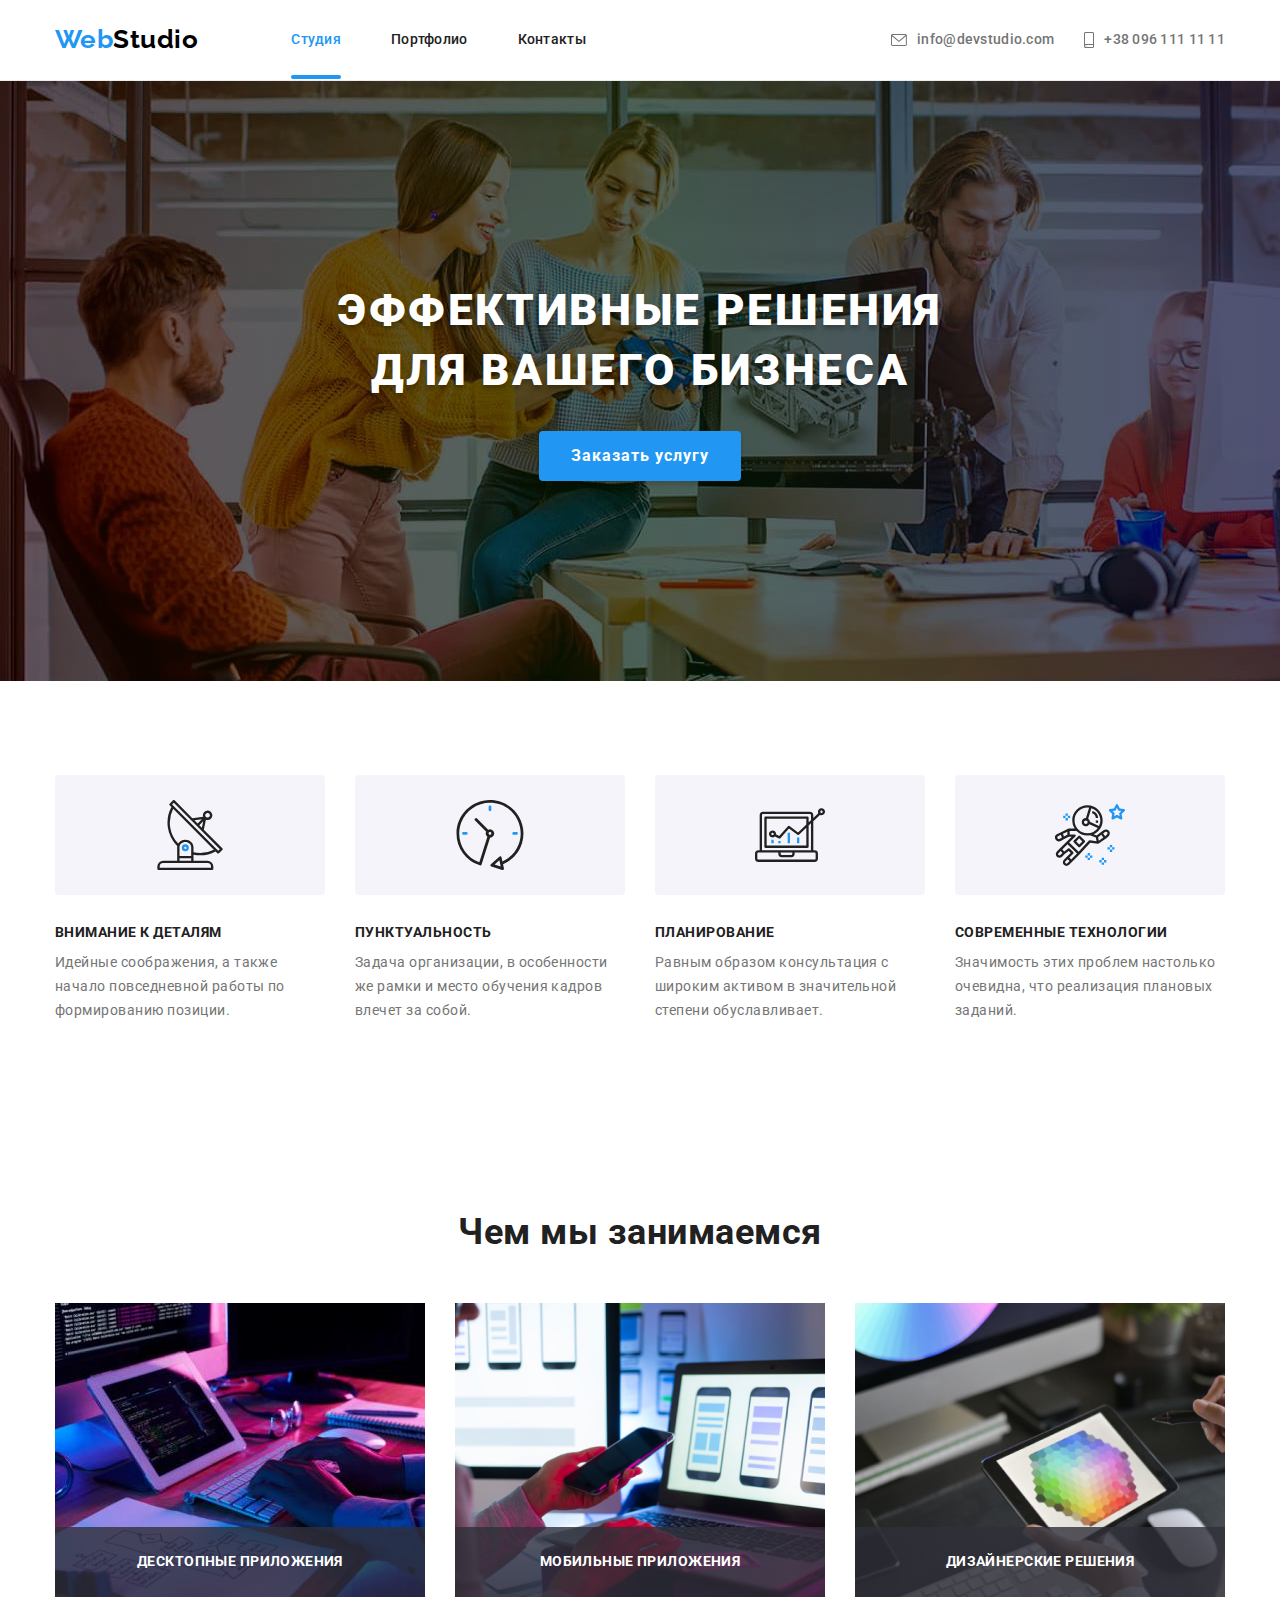
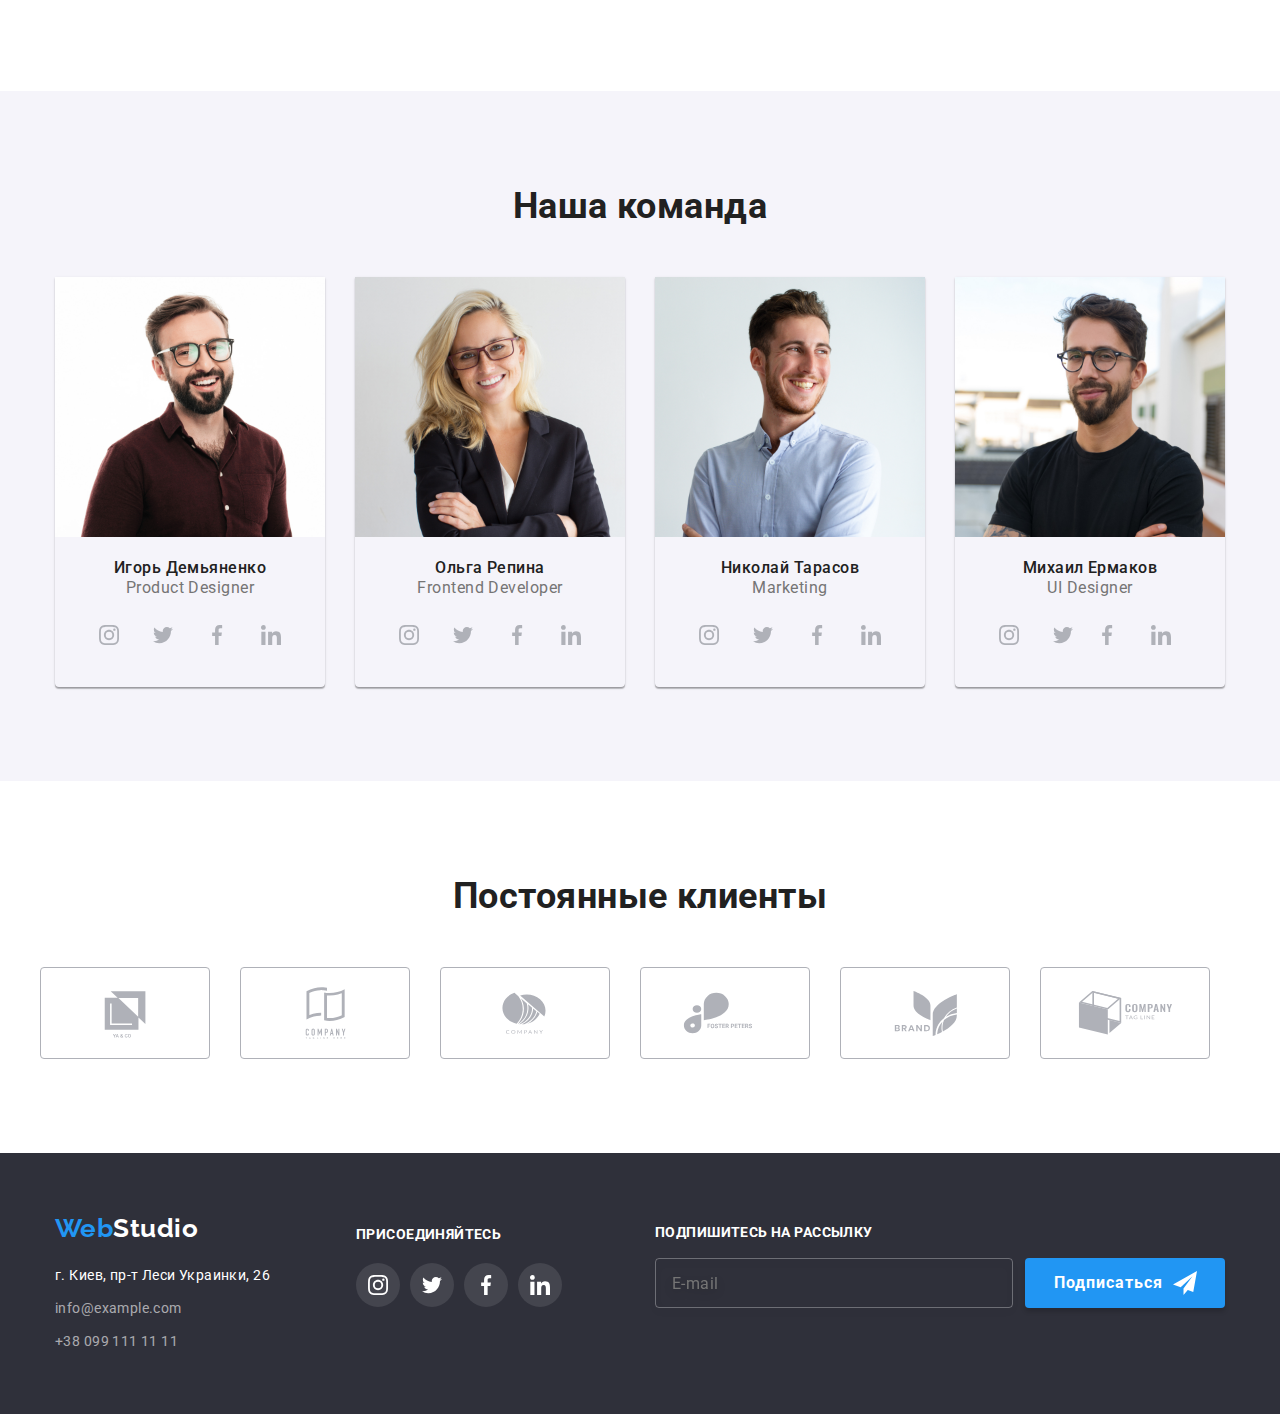
<file: index.html>
<!DOCTYPE html>
<html lang="ru">
  <head>
    <meta charset="UTF-8" />
    <meta http-equiv="X-UA-Compatible" content="IE=edge" />
    <meta name="viewport" content="width=device-width, initial-scale=1.0" />
    <title>Студия</title>
    <link
      href="https://fonts.googleapis.com/css2?family=Raleway:wght@700&family=Roboto:wght@400;500;700;900&display=swap"
      rel="stylesheet"
    />
    <link
      rel="stylesheet"
      href="https://cdnjs.cloudflare.com/ajax/libs/modern-normalize/1.1.0/modern-normalize.min.css"
    />
    <link rel="stylesheet" href="./css/main.min.css" />
  </head>
  <body class="index-body">
    <!-- Header -->
    <header class="page-header">
      <div class="header-container container">
        <nav class="page-header__nav">
          <a href="./index.html" class="logo"> <span class="logo__text">Web</span>Studio </a>
          <ul class="site-nav list">
            <li class="site-nav__item">
              <a href="./index.html" class="site-nav__link site-nav__link--current">Студия</a>
            </li>
            <li class="site-nav__item">
              <a href="./portfolio.html" class="site-nav__link">Портфолио</a>
            </li>
            <li class="site-nav__item"><a href="" class="site-nav__link">Контакты</a></li>
          </ul>
        </nav>
        <ul class="contacts list">
          <li class="contacts__item">
            <a href="mailto:info@devstudio.com" class="contacts__link">
              <svg width="16" height="12" class="contacts__icon contacts__icon--prepend">
                <use href="./images/icons.svg#icon-envelope"></use>
              </svg>
              info@devstudio.com
            </a>
          </li>
          <li class="contacts__item">
            <a href="tel:+380961111111" class="contacts__link">
              <svg width="10" height="16" class="contacts__icon contacts__icon--prepend">
                <use href="./images/icons.svg#icon-smartphone"></use>
              </svg>
              +38 096 111 11 11
            </a>
          </li>
        </ul>
      </div>
    </header>
    <main>
      <!-- Hero -->
      <section class="hero">
        <h1 class="hero__heading">Эффективные решения для вашего бизнеса</h1>
        <button type="button" class="button hero__button" data-modal-open>Заказать услугу</button>
      </section>
      <!-- Features -->
      <section class="features container">
        <h2 class="features__heading visually-hidden">Особенности</h2>
        <ul class="features-set list">
          <li class="features-set__item">
            <div class="features-set__icon">
              <svg width="70" height="70">
                <use href="./images/icons.svg#icon-antenna"></use>
              </svg>
            </div>
            <h3 class="features-set__title">Внимание к деталям</h3>
            <p class="features-set__content">
              Идейные соображения, а также начало повседневной работы по формированию позиции.
            </p>
          </li>
          <li class="features-set__item">
            <div class="features-set__icon">
              <svg width="70" height="70">
                <use href="./images/icons.svg#icon-clock"></use>
              </svg>
            </div>
            <h3 class="features-set__title">Пунктуальность</h3>
            <p class="features-set__content">
              Задача организации, в особенности же рамки и место обучения кадров влечет за собой.
            </p>
          </li>
          <li class="features-set__item">
            <div class="features-set__icon">
              <svg width="70" height="70">
                <use href="./images/icons.svg#icon-diagram"></use>
              </svg>
            </div>
            <h3 class="features-set__title">Планирование</h3>
            <p class="features-set__content">
              Равным образом консультация с широким активом в значительной степени обуславливает.
            </p>
          </li>
          <li class="features-set__item">
            <div class="features-set__icon">
              <svg width="70" height="70">
                <use href="./images/icons.svg#icon-astronaut"></use>
              </svg>
            </div>
            <h3 class="features-set__title">Современные технологии</h3>
            <p class="features-set__content">
              Значимость этих проблем настолько очевидна, что реализация плановых заданий.
            </p>
          </li>
        </ul>
      </section>
      <!-- Work -->
      <section class="work container">
        <h2 class="title work__heading">Чем мы занимаемся</h2>
        <ul class="grid list">
          <li class="grid__item">
            <img
              src="./images/img.jpg"
              alt="Разработка программного обеспечения"
              width="370"
              height="294"
            />
            <div class="performance"><p class="performance__text">Десктопные приложения</p></div>
          </li>
          <li class="grid__item">
            <img src="./images/img1.jpg" alt="Дизайн интерфейса" width="370" height="294" />
            <div class="performance"><p class="performance__text">Мобильные приложения</p></div>
          </li>
          <li class="grid__item">
            <img src="./images/img2.jpg" alt="Визуальное оформление" width="370" height="294" />
            <div class="performance"><p class="performance__text">Дизайнерские решения</p></div>
          </li>
        </ul>
      </section>
      <!-- Team -->
      <section class="team">
        <div class="team__container container">
          <h2 class="team__heading title">Наша команда</h2>
          <ul class="developers list">
            <li class="developers__item">
              <img src="./images/img3.jpg" alt="Игорь Демьяненко" width="270" height="260" />
              <h3 class="developers__name">Игорь Демьяненко</h3>
              <p lang="en" class="developers__position">Product Designer</p>
              <div class="media-cintainer">
                <ul class="media-set list">
                  <li class="media-set__item">
                    <a href="https://www.instagram.com/" class="media-set__link">
                      <svg width="20" height="20" class="media-set__icon">
                        <use href="./images/icons.svg#icon-instagram-1"></use>
                      </svg>
                    </a>
                  </li>
                  <li class="media-set__item">
                    <a href="https://twitter.com/" class="media-set__link">
                      <svg width="20" height="20" class="media-set__icon">
                        <use href="./images/icons.svg#icon-twitter-1"></use>
                      </svg>
                    </a>
                  </li>
                  <li class="media-set__item">
                    <a href="https://www.facebook.com/" class="media-set__link">
                      <svg width="20" height="20" class="media-set__icon">
                        <use href="./images/icons.svg#icon-facebook-1"></use>
                      </svg>
                    </a>
                  </li>
                  <li class="media-set__item">
                    <a href="https://www.linkedin.com/" class="media-set__link">
                      <svg width="20" height="20" class="media-set__icon">
                        <use href="./images/icons.svg#icon-linkedin-1"></use>
                      </svg>
                    </a>
                  </li>
                </ul>
              </div>
            </li>
            <li class="developers__item">
              <img src="./images/img4.jpg" alt="Ольга Репина" width="270" height="260" />
              <h3 class="developers__name">Ольга Репина</h3>
              <p lang="en" class="developers__position">Frontend Developer</p>
              <div class="media-container">
                <ul class="media-set list">
                  <li class="media-set__item">
                    <a href="https://www.instagram.com/" class="media-set__link">
                      <svg width="20" height="20" class="media-set__icon">
                        <use href="./images/icons.svg#icon-instagram-1"></use>
                      </svg>
                    </a>
                  </li>
                  <li class="media-set__item">
                    <a href="https://twitter.com/" class="media-set__link">
                      <svg width="20" height="20" class="media-set__icon">
                        <use href="./images/icons.svg#icon-twitter-1"></use>
                      </svg>
                    </a>
                  </li>
                  <li class="media-set__item">
                    <a href="https://www.facebook.com/" class="media-set__link">
                      <svg width="20" height="20" class="media-set__icon">
                        <use href="./images/icons.svg#icon-facebook-1"></use>
                      </svg>
                    </a>
                  </li>
                  <li class="media-set__item">
                    <a href="https://www.linkedin.com/" class="media-set__link">
                      <svg width="20" height="20" class="media-set__icon">
                        <use href="./images/icons.svg#icon-linkedin-1"></use>
                      </svg>
                    </a>
                  </li>
                </ul>
              </div>
            </li>
            <li class="developers__item">
              <img src="./images/img5.jpg" alt="Николай Тарасов" width="270" height="260" />
              <h3 class="developers__name">Николай Тарасов</h3>
              <p lang="en" class="developers__position">Marketing</p>
              <div class="media-container">
                <ul class="media-set list">
                  <li class="media-set__item">
                    <a href="https://www.instagram.com/" class="media-set__link">
                      <svg width="20" height="20" class="media-set__icon">
                        <use href="./images/icons.svg#icon-instagram-1"></use>
                      </svg>
                    </a>
                  </li>
                  <li class="media-set__item">
                    <a href="https://twitter.com/" class="media-set__link">
                      <svg width="20" height="20" class="media-set__icon">
                        <use href="./images/icons.svg#icon-twitter-1"></use>
                      </svg>
                    </a>
                  </li>
                  <li class="media-set__item">
                    <a href="https://www.facebook.com/" class="media-set__link">
                      <svg width="20" height="20" class="media-set__icon">
                        <use href="./images/icons.svg#icon-facebook-1"></use>
                      </svg>
                    </a>
                  </li>
                  <li class="media-set__item">
                    <a href="https://www.linkedin.com/" class="media-set__link">
                      <svg width="20" height="20" class="media-set__icon">
                        <use href="./images/icons.svg#icon-linkedin-1"></use>
                      </svg>
                    </a>
                  </li>
                </ul>
              </div>
            </li>
            <li class="developers__item">
              <img src="./images/img6.jpg" alt="Михаил Ермаков" width="270" height="260" />
              <h3 class="developers__name">Михаил Ермаков</h3>
              <p lang="en" class="developers__position">UI Designer</p>
              <div class="media-container">
                <ul class="media-set list">
                  <li class="media-set__item">
                    <a href="https://www.instagram.com/" class="media-set__link">
                      <svg width="20" height="20" class="media-set__icon">
                        <use href="./images/icons.svg#icon-instagram-1"></use>
                      </svg>
                    </a>
                  </li>
                  <li class="team-slicon">
                    <a href="https://twitter.com/" class="media-set__link">
                      <svg width="20" height="20" class="media-set__icon">
                        <use href="./images/icons.svg#icon-twitter-1"></use>
                      </svg>
                    </a>
                  </li>
                  <li class="media-set__item">
                    <a href="https://www.facebook.com/" class="media-set__link">
                      <svg width="20" height="20" class="media-set__icon">
                        <use href="./images/icons.svg#icon-facebook-1"></use>
                      </svg>
                    </a>
                  </li>
                  <li class="media-set__item">
                    <a href="https://www.linkedin.com/" class="media-set__link">
                      <svg width="20" height="20" class="media-set__icon">
                        <use href="./images/icons.svg#icon-linkedin-1"></use>
                      </svg>
                    </a>
                  </li>
                </ul>
              </div>
            </li>
          </ul>
        </div>
      </section>
      <!-- Clients -->
      <section class="clients container">
        <h2 class="title clients-heading">Постоянные клиенты</h2>
        <ul class="clients-grid list">
          <li class="clients-grid__item">
            <a href="" class="clients-grid__link">
              <svg width="106" height="60" class="clients-grid__icon">
                <use href="./images/icons.svg#icon-Logo-ya"></use>
              </svg>
            </a>
          </li>
          <li class="clients-grid__item">
            <a href="" class="clients-grid__link">
              <svg width="106" height="60" class="clients-grid__icon">
                <use href="./images/icons.svg#icon-Logo-tagline"></use>
              </svg>
            </a>
          </li>
          <li class="clients-grid__item">
            <a href="" class="clients-grid__link">
              <svg width="106" height="60" class="clients-grid__icon">
                <use href="./images/icons.svg#icon-Logo-company"></use>
              </svg>
            </a>
          </li>
          <li class="clients-grid__item">
            <a href="" class="clients-grid__link">
              <svg width="106" height="60" class="clients-grid__icon">
                <use href="./images/icons.svg#icon-Logo-foster"></use>
              </svg>
            </a>
          </li>
          <li class="clients-grid__item">
            <a href="" class="clients-grid__link">
              <svg width="106" height="60" class="clients-grid__icon">
                <use href="./images/icons.svg#icon-Logo-brand"></use>
              </svg>
            </a>
          </li>
          <li class="clients-grid__item">
            <a href="" class="clients-grid__link">
              <svg width="106" height="60" class="clients-grid__icon">
                <use href="./images/icons.svg#icon-Logo-tag-line"></use>
              </svg>
            </a>
          </li>
        </ul>
      </section>
    </main>
    <footer class="page-footer">
      <div class="footer-container container">
        <div class="address-container">
          <a href="./index.html" class="page-footer__logo">
            <span class="logo__text">Web</span>Studio
          </a>
          <address>
            <ul class="address-set list">
              <li class="address-set__item">
                <a href="" class="address-set__location address-set__link--active"
                  >г. Киев, пр-т Леси Украинки, 26</a
                >
              </li>
              <li class="address-set__item">
                <a
                  href="mailto:info@example.com"
                  class="address-set__link address-set__link--active"
                  >info@example.com</a
                >
              </li>
              <li class="address-set__item">
                <a href="tel:+380991111111" class="address-set__link address-set__link--active"
                  >+38 099 111 11 11</a
                >
              </li>
            </ul>
          </address>
        </div>
        <div class="footer-networks">
          <b class="footer-networks__appeal">присоединяйтесь</b>
          <ul class="networks-set list">
            <li class="networks-set__item">
              <a href="https://www.instagram.com/" class="networks-set__link">
                <svg width="20" height="20" class="networks-set__icon">
                  <use href="./images/icons.svg#icon-instagram-1"></use>
                </svg>
              </a>
            </li>
            <li class="networks-set__item">
              <a href="https://twitter.com/" class="networks-set__link">
                <svg width="20" height="20" class="networks-set__icon">
                  <use href="./images/icons.svg#icon-twitter-1"></use>
                </svg>
              </a>
            </li>
            <li class="networks-set__item">
              <a href="https://www.facebook.com/" class="networks-set__link">
                <svg width="20" height="20" class="networks-set__icon">
                  <use href="./images/icons.svg#icon-facebook-1"></use>
                </svg>
              </a>
            </li>
            <li class="networks-set__item">
              <a href="https://www.linkedin.com/" class="networks-set__link">
                <svg width="20" height="20" class="networks-set__icon">
                  <use href="./images/icons.svg#icon-linkedin-1"></use>
                </svg>
              </a>
            </li>
          </ul>
        </div>
        <div class="form-container">
          <form class="footer-form" autocomplete="off">
            <b class="footer-form__appeal">Подпишитесь на рассылку</b>
            <label>
              <input
                type="email"
                name="mail"
                placeholder="E-mail"
                class="footer-form__input input"
              />
            </label>
            <button type="submit" class="button footer-button">
              Подписаться
              <svg width="24" height="24" class="footer-button__icon">
                <use href="./images/icons.svg#icon-send"></use>
              </svg>
            </button>
          </form>
        </div>
      </div>
    </footer>
    <!-- Backdrop-Modal -->
    <div class="backdrop backdrop--hidden" data-modal>
      <div class="modal-window">
        <button class="button-close" data-modal-close>
          <svg width="18" height="18" class="button-close__icon">
            <use href="./images/icons.svg#icon-close"></use>
          </svg>
        </button>
        <p class="modal-window__title">Оставьте свои данные, мы вам перезвоним</p>
        <form class="modal-form" autocomplete="off">
          <div class="input-container">
            <div class="form-fild">
              <label for="name" class="modal-form__label"> Имя</label>
              <div class="form-input">
                <input type="text" name="name" id="name" class="modal-form__input input" />
                <svg width="18" height="18" class="modal-form__icon">
                  <use href="./images/icons.svg#icon-person"></use>
                </svg>
              </div>
            </div>
            <div class="form-fild">
              <label for="tel" class="modal-form__label">Телефон</label>
              <div class="form-input">
                <input type="tel" name="tel" id="tel" class="modal-form__input input" />
                <svg width="18" height="18" class="modal-form__icon">
                  <use href="./images/icons.svg#icon-phone"></use>
                </svg>
              </div>
            </div>
            <div class="form-fild">
              <label for="mail" class="modal-form__label">Почта </label>
              <div class="form-input">
                <input type="email" name="mail" id="mail" class="modal-form__input input" />
                <svg width="18" height="18" class="modal-form__icon">
                  <use href="./images/icons.svg#icon-email"></use>
                </svg>
              </div>
            </div>
            <div class="form-fild">
              <label for="comment" class="modal-form__label">Коментарий</label>
              <textarea
                name="comment"
                cols="30"
                rows="10"
                placeholder="Введите текст"
                id="comment"
                class="modal-form__comment"
              ></textarea>
            </div>
          </div>
          <div class="agreement">
            <label class="agreement__label">
              <input type="checkbox" name="agreement" class="agreement__input input" />
              <span class="agreement__icon"></span>
              <svg width="16" height="15" class="agreement__icon--active">
                <use href="./images/icons.svg#icon-check-full"></use>
              </svg>
              Соглашаюсь с рассылкой и принимаю
              <a href="" class="agreement__contract">Условия договора</a>
            </label>
          </div>
          <button type="submit" class="button modal-button">Отправить</button>
        </form>
      </div>
    </div>
    <script src="./js/modal.js"></script>
  </body>
</html>
</file>
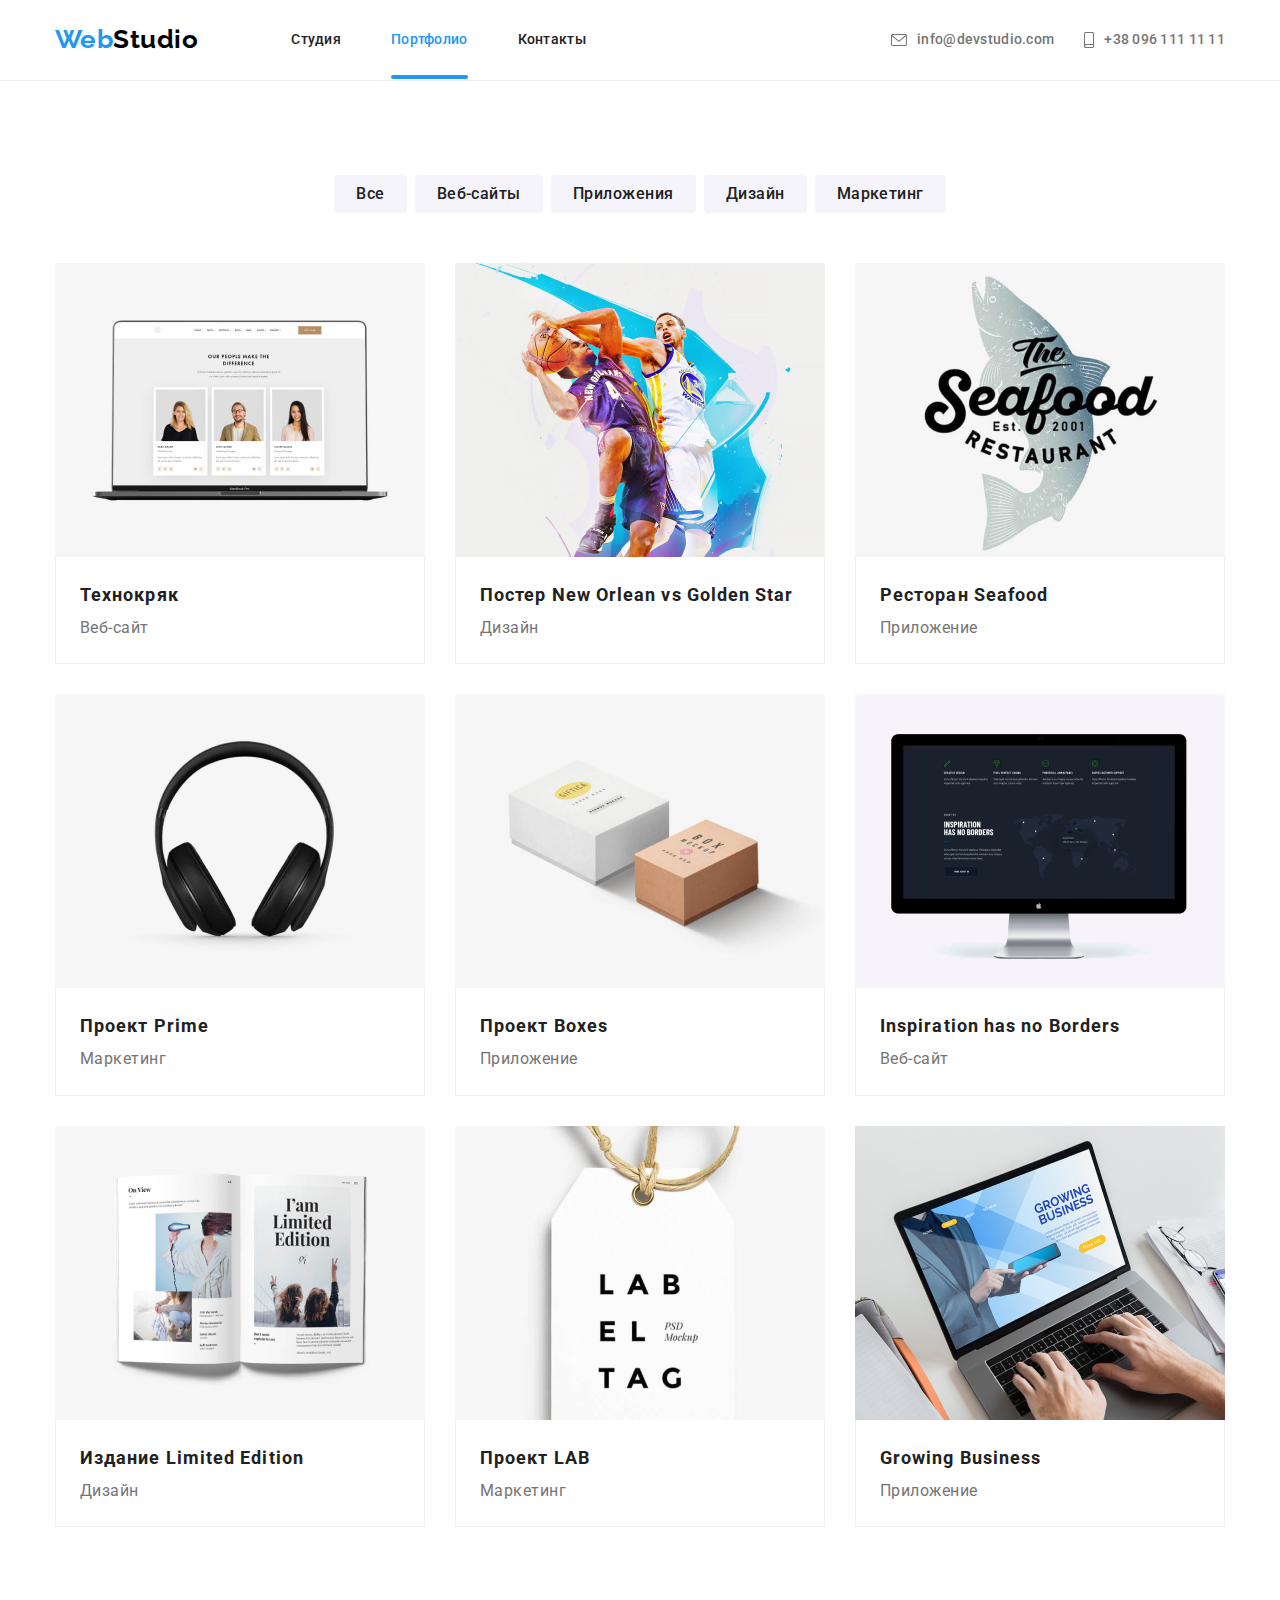
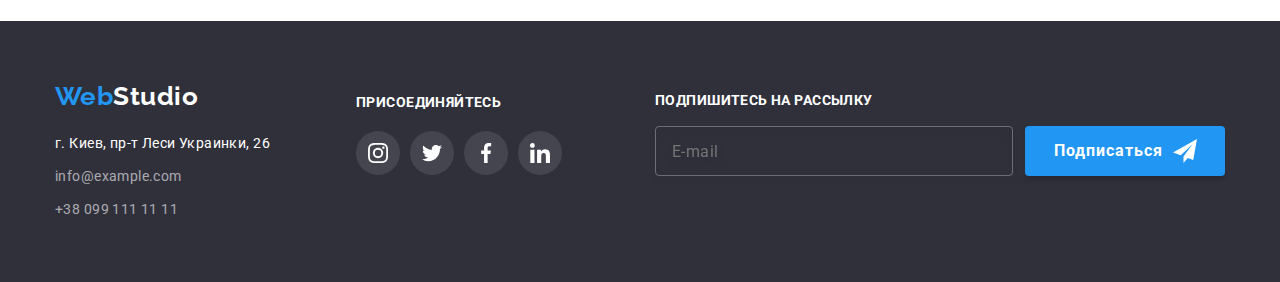
<file: portfolio.html>
<!DOCTYPE html>
<html lang="ru">
  <head>
    <meta charset="UTF-8" />
    <meta http-equiv="X-UA-Compatible" content="IE=edge" />
    <meta name="viewport" content="width=device-width, initial-scale=1.0" />
    <title>Портфолио</title>
    <link
      href="https://fonts.googleapis.com/css2?family=Raleway:wght@700&family=Roboto:wght@400;500;700;900&display=swap"
      rel="stylesheet"
    />
    <link
      rel="stylesheet"
      href="https://cdnjs.cloudflare.com/ajax/libs/modern-normalize/1.1.0/modern-normalize.min.css"
    />
    <link rel="stylesheet" href="./css/main.min.css" />
  </head>
  <body class="portfolio-body">
    <header class="page-header">
      <div class="header-container container">
        <nav class="page-header__nav">
          <a href="./index.html" class="logo"> <span class="logo__text">Web</span>Studio </a>
          <ul class="site-nav list">
            <li class="site-nav__item">
              <a href="./index.html" class="site-nav__link">Студия</a>
            </li>
            <li class="site-nav__item">
              <a href="./portfolio.html" class="site-nav__link site-nav__link--current"
                >Портфолио</a
              >
            </li>
            <li class="site-nav__item"><a href="" class="site-nav__link">Контакты</a></li>
          </ul>
        </nav>
        <ul class="contacts list">
          <li class="contacts__item">
            <a href="mailto:info@devstudio.com" class="contacts__link">
              <svg width="16" height="12" class="contacts__icon contacts__icon--prepend">
                <use href="./images/icons.svg#icon-envelope"></use>
              </svg>
              info@devstudio.com
            </a>
          </li>
          <li class="contacts__item">
            <a href="tel:+380961111111" class="contacts__link">
              <svg width="10" height="16" class="contacts__icon contacts__icon--prepend">
                <use href="./images/icons.svg#icon-smartphone"></use>
              </svg>
              +38 096 111 11 11
            </a>
          </li>
        </ul>
      </div>
    </header>
    <main>
      <section class="page-portfolio">
        <div class="page-portfolio__container container">
          <h1 class="page-portfolio__heading">Примеры работ</h1>
          <!-- Фильтр -->
          <ul class="button-list list">
            <li class="button-list__item">
              <button type="button" class="filter-button">Все</button>
            </li>
            <li class="button-list__item">
              <button type="button" class="filter-button">Веб-сайты</button>
            </li>
            <li class="button-list__item">
              <button type="button" class="filter-button">Приложения</button>
            </li>
            <li class="button-list__item">
              <button type="button" class="filter-button">Дизайн</button>
            </li>
            <li class="button-list_ item">
              <button type="button" class="filter-button">Маркетинг</button>
            </li>
          </ul>
          <!-- Примеры работ -->
          <ul class="card-set list">
            <li class="card-set__item">
              <a href="" class="card-set__link link">
                <div class="card-set__container">
                  <img src="./images/web.jpg" alt="Веб-сайт" width="370" height="294" />
                  <div class="product-overlay">
                    <p class="product-overlay__discription">
                      Технокряк это современная площадка распространения коронавируса. Компании
                      используют эту платформу для цифрового шпионажа и атак на защищённые сервера
                      конкурентов.
                    </p>
                  </div>
                </div>
                <div class="card-set__meta">
                  <h2 class="card-set__name">Технокряк</h2>
                  <p class="card-set__profile">Веб-сайт</p>
                </div>
              </a>
            </li>
            <li class="card-set__item">
              <a href="" class="card-set__link link">
                <div class="card-set__container">
                  <img
                    src="./images/poster.jpg"
                    alt="Плакат баскетбольного матча"
                    width="370"
                    height="294"
                  />
                  <div class="product-overlay">
                    <p class="product-overlay__discription">
                      Технокряк это современная площадка распространения коронавируса. Компании
                      используют эту платформу для цифрового шпионажа и атак на защищённые сервера
                      конкурентов.
                    </p>
                  </div>
                </div>
                <div class="card-set__meta">
                  <h2 class="card-set__name">
                    Постер <span lang="en">New Orlean vs Golden Star</span>
                  </h2>
                  <p class="card-set__profile">Дизайн</p>
                </div>
              </a>
            </li>
            <li class="card-set__item">
              <a href="" class="card-set__link link">
                <div class="card-set__container">
                  <img
                    src="./images/restoran.jpg"
                    alt="Ресторан морской еды"
                    width="370"
                    height="294"
                  />
                  <div class="product-overlay">
                    <p class="product-overlay__discription">
                      Технокряк это современная площадка распространения коронавируса. Компании
                      используют эту платформу для цифрового шпионажа и атак на защищённые сервера
                      конкурентов.
                    </p>
                  </div>
                </div>
                <div class="card-set__meta">
                  <h2 class="card-set__name">Ресторан <span lang="en">Seafood</span></h2>
                  <p class="card-set__profile">Приложение</p>
                </div>
              </a>
            </li>
            <li class="card-set__item">
              <a href="" class="card-set__link link">
                <div class="card-set__container">
                  <img src="./images/headphones.jpg" alt="Наушники" width="370" height="294" />
                  <div class="product-overlay">
                    <p class="product-overlay__discription">
                      Технокряк это современная площадка распространения коронавируса. Компании
                      используют эту платформу для цифрового шпионажа и атак на защищённые сервера
                      конкурентов.
                    </p>
                  </div>
                </div>
                <div class="card-set__meta">
                  <h2 class="card-set__name">Проект <span lang="en">Prime</span></h2>
                  <p class="card-set__profile">Маркетинг</p>
                </div>
              </a>
            </li>
            <li class="card-set__item">
              <a href="" class="card-set__link link">
                <div class="card-set__container">
                  <img src="./images/boxes.jpg" alt="Две коробки" width="370" height="294" />
                  <div class="product-overlay">
                    <p class="product-overlay__discription">
                      Технокряк это современная площадка распространения коронавируса. Компании
                      используют эту платформу для цифрового шпионажа и атак на защищённые сервера
                      конкурентов.
                    </p>
                  </div>
                </div>
                <div class="card-set__meta">
                  <h2 class="card-set__name">Проект <span lang="en">Boxes</span></h2>
                  <p class="card-set__profile">Приложение</p>
                </div>
              </a>
            </li>
            <li class="card-set__item">
              <a href="" class="card-set__link link">
                <div class="card-set__container">
                  <img
                    src="./images/inspiration.jpg"
                    alt="Страница веб-сайта"
                    width="370"
                    height="294"
                  />
                  <div class="product-overlay">
                    <p class="product-overlay__discription">
                      Технокряк это современная площадка распространения коронавируса. Компании
                      используют эту платформу для цифрового шпионажа и атак на защищённые сервера
                      конкурентов.
                    </p>
                  </div>
                </div>
                <div class="card-set__meta">
                  <h2 lang="en" class="card-set__name">Inspiration has no Borders</h2>
                  <p class="card-set__profile">Веб-сайт</p>
                </div>
              </a>
            </li>
            <li class="card-set__item">
              <a href="" class="card-set__link link">
                <div class="card-set__container">
                  <img src="./images/magazine.jpg" alt="Журнал" width="370" height="294" />
                  <div class="product-overlay">
                    <p class="product-overlay__discription">
                      Технокряк это современная площадка распространения коронавируса. Компании
                      используют эту платформу для цифрового шпионажа и атак на защищённые сервера
                      конкурентов.
                    </p>
                  </div>
                </div>
                <div class="card-set__meta">
                  <h2 class="card-set__name">Издание <span lang="en">Limited Edition</span></h2>
                  <p class="card-set__profile">Дизайн</p>
                </div>
              </a>
            </li>
            <li class="card-set__item">
              <a href="" class="card-set__link link">
                <div class="card-set__container">
                  <img
                    src="./images/label.jpg"
                    alt="Пример дизайна фирменного знака"
                    width="370"
                    height="294"
                  />
                  <div class="product-overlay">
                    <p class="product-overlay__discription">
                      Технокряк это современная площадка распространения коронавируса. Компании
                      используют эту платформу для цифрового шпионажа и атак на защищённые сервера
                      конкурентов.
                    </p>
                  </div>
                </div>
                <div class="card-set__meta">
                  <h2 class="card-set__name">Проект <span lang="en">LAB</span></h2>
                  <p class="card-set__profile">Маркетинг</p>
                </div>
              </a>
            </li>
            <li class="card-set__item">
              <a href="" class="card-set__link link">
                <div class="card-set__container">
                  <img
                    src="./images/app.jpg"
                    alt="Приложение для персональных компьютеров"
                    width="370"
                    height="294"
                  />
                  <div class="product-overlay">
                    <p class="product-overlay__discription">
                      Технокряк это современная площадка распространения коронавируса. Компании
                      используют эту платформу для цифрового шпионажа и атак на защищённые сервера
                      конкурентов.
                    </p>
                  </div>
                </div>
                <div class="card-set__meta">
                  <h2 lang="en" class="card-set__name">Growing Business</h2>
                  <p class="card-set__profile">Приложение</p>
                </div>
              </a>
            </li>
          </ul>
        </div>
      </section>
    </main>
    <footer class="page-footer">
      <div class="footer-container container">
        <div class="address-container">
          <a href="./index.html" class="page-footer__logo">
            <span class="logo__text">Web</span>Studio
          </a>
          <address>
            <ul class="address-set list">
              <li class="address-set__item">
                <a href="" class="address-set__location address-set__link--active"
                  >г. Киев, пр-т Леси Украинки, 26</a
                >
              </li>
              <li class="address-set__item">
                <a
                  href="mailto:info@example.com"
                  class="address-set__link address-set__link--active"
                  >info@example.com</a
                >
              </li>
              <li class="address-set__item">
                <a href="tel:+380991111111" class="address-set__link address-set__link--active"
                  >+38 099 111 11 11</a
                >
              </li>
            </ul>
          </address>
        </div>
        <div class="footer-networks">
          <b class="footer-networks__appeal">присоединяйтесь</b>
          <ul class="networks-set list">
            <li class="networks-set__item">
              <a href="https://www.instagram.com/" class="networks-set__link">
                <svg width="20" height="20" class="networks-set__icon">
                  <use href="./images/icons.svg#icon-instagram-1"></use>
                </svg>
              </a>
            </li>
            <li class="networks-set__item">
              <a href="https://twitter.com/" class="networks-set__link">
                <svg width="20" height="20" class="networks-set__icon">
                  <use href="./images/icons.svg#icon-twitter-1"></use>
                </svg>
              </a>
            </li>
            <li class="networks-set__item">
              <a href="https://www.facebook.com/" class="networks-set__link">
                <svg width="20" height="20" class="networks-set__icon">
                  <use href="./images/icons.svg#icon-facebook-1"></use>
                </svg>
              </a>
            </li>
            <li class="networks-set__item">
              <a href="https://www.linkedin.com/" class="networks-set__link">
                <svg width="20" height="20" class="networks-set__icon">
                  <use href="./images/icons.svg#icon-linkedin-1"></use>
                </svg>
              </a>
            </li>
          </ul>
        </div>
        <div class="form-container">
          <form class="footer-form" autocomplete="off">
            <b class="footer-form__appeal">Подпишитесь на рассылку</b>
            <label>
              <input type="email" name="mail" placeholder="E-mail" class="footer-form__input" />
            </label>
            <button type="submit" class="button footer-button">
              Подписаться
              <svg width="24" height="24" class="footer-button__icon">
                <use href="./images/icons.svg#icon-send"></use>
              </svg>
            </button>
          </form>
        </div>
      </div>
    </footer>
  </body>
</html>
</file>
<file: css/main.min.css>
.site-nav,.contacts,.features-set,.grid,.developers,.media-set,.clients-grid,.address-set,.networks-set,.button-list,.card-set{padding:0;margin:0;list-style:none}.card-set__link{display:block;padding:0;margin:0;text-decoration:none}.footer-form__input,.modal-form__input,.agreement__input{background:transparent}.features__heading,.page-portfolio__heading{position:absolute;white-space:nowrap;width:1px;height:1px;overflow:hidden;border:0;padding:0;clip:rect(0 0 0 0);-webkit-clip-path:inset(50%);clip-path:inset(50%);margin:-1px}.hero__button,.footer-button,.modal-button{border:0;border-radius:4px;-webkit-box-shadow:0px 4px 4px rgba(0,0,0,0.15);box-shadow:0px 4px 4px rgba(0,0,0,0.15);font-family:inherit;font-weight:700;font-size:16px;line-height:1.9;letter-spacing:0.06em;cursor:pointer}.work__heading,.team__heading,.clients-heading{color:#212121;font-weight:700;font-size:36px;line-height:1.17;text-align:center}.header-container,.features,.work,.team__container,.clients,.footer-container,.page-portfolio__container{width:1200px;margin-right:auto;margin-left:auto;padding-left:15px;padding-right:15px}h1,h2,h3,h4,h5,h6{padding:0;margin:0}img{display:block;margin:0;padding:0;max-width:100%;height:auto}.logo{font-family:Raleway;font-weight:700;font-size:26px;line-height:1.2;text-decoration:none;color:#000}.logo__text{color:#2196f3}.index-body{color:#757575;background-color:#fff;font-family:'Roboto', sans-serif;letter-spacing:0.03em}.page-header{margin:0;padding-top:24px;padding-bottom:25px;border-bottom:1px solid #ececec}.header-container{display:-webkit-box;display:-ms-flexbox;display:flex;-webkit-box-align:center;-ms-flex-align:center;align-items:center}.page-header__nav{display:-webkit-box;display:-ms-flexbox;display:flex;-webkit-box-align:center;-ms-flex-align:center;align-items:center}.site-nav{display:-webkit-box;display:-ms-flexbox;display:flex;-webkit-box-align:center;-ms-flex-align:center;align-items:center;margin-left:93px}.site-nav__item:not(:last-child){margin-right:50px}.site-nav__link{padding-bottom:32px;font-weight:500;font-size:14px;line-height:1.14;letter-spacing:0.02em;color:#212121;text-decoration:none;-webkit-transition:color 250ms cubic-bezier(0.4, 0, 0.2, 1);transition:color 250ms cubic-bezier(0.4, 0, 0.2, 1)}.site-nav__link:hover,.site-nav__link:focus{color:#2196f3}.site-nav__link--current{position:relative;color:#2196f3}.site-nav__link--current::after{content:'';position:absolute;left:0;bottom:0;width:100%;height:4px;background-color:#2196f3;border-radius:2px}.contacts{display:-webkit-box;display:-ms-flexbox;display:flex;margin-left:auto;font-weight:500;font-size:14px;line-height:1.14;letter-spacing:0.02em}.contacts__item:not(:last-child){margin-right:30px}.contacts__link{display:-webkit-box;display:-ms-flexbox;display:flex;-webkit-box-align:center;-ms-flex-align:center;align-items:center;font-weight:500;font-size:14px;line-height:1.14;letter-spacing:0.02em;text-decoration:none;color:#757575;-webkit-transition:color 250ms cubic-bezier(0.4, 0, 0.2, 1);transition:color 250ms cubic-bezier(0.4, 0, 0.2, 1)}.contacts__link:hover,.contacts__link:focus{color:#2196f3}.contacts__link:hover .contacts__icon{fill:#2196f3}.contacts__link:focus .contacts__icon{fill:#2196f3}.contacts__icon{fill:#757575;-webkit-transition:fill 250ms cubic-bezier(0.4, 0, 0.2, 1);transition:fill 250ms cubic-bezier(0.4, 0, 0.2, 1)}.contacts__icon--prepend{margin-right:10px}.hero{max-width:1600px;padding-top:200px;padding-bottom:200px;margin-left:auto;margin-right:auto;background-image:-webkit-gradient(linear, left top, right top, from(rgba(47,0,0,0.4)), color-stop(rgba(0,48,0,0.4)), to(rgba(0,0,58,0.4))),url(../images/hero-fon-1.jpg);background-image:linear-gradient(to right, rgba(47,0,0,0.4), rgba(0,48,0,0.4), rgba(0,0,58,0.4)),url(../images/hero-fon-1.jpg);text-align:center}.hero__heading{display:inline-block;margin-top:0;margin-bottom:30px;width:696px;color:#fff;font-weight:900;font-size:44px;line-height:1.36;letter-spacing:0.06em;text-transform:uppercase;text-shadow:0px 4px 4px rgba(0,0,0,0.25)}.hero__button{display:block;margin-left:auto;margin-right:auto;padding:10px 32px;color:#fff;background-color:#2196f3;-webkit-transition:background-color 250ms cubic-bezier(0.4, 0, 0.2, 1);transition:background-color 250ms cubic-bezier(0.4, 0, 0.2, 1)}.hero__button:hover,.hero__button:focus{background-color:#188ce8}.features{padding-top:94px;padding-bottom:94px;font-size:14px;line-height:1.7}.features-set{display:-webkit-box;display:-ms-flexbox;display:flex}.features-set__item:not(:last-child){margin-right:30px}.features-set__icon{display:-webkit-box;display:-ms-flexbox;display:flex;-webkit-box-align:center;-ms-flex-align:center;align-items:center;-webkit-box-pack:center;-ms-flex-pack:center;justify-content:center;padding:25px 100px;margin-bottom:30px;border-radius:4px;background-color:#f5f4fa}.features-set__title{margin-bottom:10px;color:#212121;font-weight:700;font-size:14px;line-height:1.14;text-transform:uppercase}.features-set__content{margin:0}.work{padding-top:94px;padding-bottom:94px}.work__heading{display:block;width:376px;margin-right:auto;margin-left:auto;margin-top:0;margin-bottom:50px}.grid{display:-webkit-box;display:-ms-flexbox;display:flex}.grid__item{position:relative}.grid__item:not(:last-child){margin-right:30px}.performance{position:absolute;width:100%;bottom:0;padding:27px 0;background-color:rgba(47,48,58,0.8)}.performance__text{margin:0;font-style:normal;font-weight:700;font-size:14px;line-height:1.14;text-align:center;letter-spacing:0.03em;text-transform:uppercase;color:#fff}.team{background-color:#f5f4fa;padding-top:94px;padding-bottom:94px;font-size:16px;line-height:1.19;text-align:center}.team__heading{display:block;width:264px;margin-top:0;margin-bottom:50px;margin-left:auto;margin-right:auto}.developers{display:-webkit-box;display:-ms-flexbox;display:flex}.developers__item:not(:last-child){margin-right:30px}.developers__item{-webkit-box-shadow:0px 1px 3px rgba(0,0,0,0.12),0px 1px 1px rgba(0,0,0,0.14),0px 2px 1px rgba(0,0,0,0.2);box-shadow:0px 1px 3px rgba(0,0,0,0.12),0px 1px 1px rgba(0,0,0,0.14),0px 2px 1px rgba(0,0,0,0.2);border-radius:0px 0px 4px 4px}.developers__name{display:inline-block;margin-bottom:10px;margin-top:0;padding-top:30px;color:#212121;font-weight:500;font-size:16px;line-height:1.19px;text-align:center}.developers__position{margin-top:0}.media-set{display:-webkit-box;display:-ms-flexbox;display:flex;margin:0 32px 30px;-webkit-box-align:center;-ms-flex-align:center;align-items:center}.media-set__item:not(:last-child){margin-right:10px}.media-set__link{display:inline-block;width:44px;height:44px;padding:12px;border-radius:50%;fill:#afb1b8;-webkit-transition:background-color 250ms cubic-bezier(0.4, 0, 0.2, 1);transition:background-color 250ms cubic-bezier(0.4, 0, 0.2, 1)}.media-set__link:hover,.media-set__link:focus{background-color:#2196f3}.media-set__link:hover .media-set__icon{fill:#fff}.media-set__link:focus .media-set__icon{fill:#fff}.media-set__icon{-webkit-transition:fill 250ms cubic-bezier(0.4, 0, 0.2, 1);transition:fill 250ms cubic-bezier(0.4, 0, 0.2, 1)}.clients{padding:94px 0}.clients-heading{display:block;width:390px;margin-right:auto;margin-left:auto;margin-top:0;margin-bottom:50px}.clients-grid{display:-webkit-box;display:-ms-flexbox;display:flex;padding:0}.clients-grid__item:not(:last-child){margin-right:30px}.clients-grid__link{display:inline-block;width:170px;height:92px;padding:16px 32px;border:1px solid #afb1b8;border-radius:4px;-webkit-transition:border-color 250ms cubic-bezier(0.4, 0, 0.2, 1);transition:border-color 250ms cubic-bezier(0.4, 0, 0.2, 1)}.clients-grid__link:hover,.clients-grid__link:focus{border-color:#2196f3}.clients-grid__link:hover .clients-grid__icon{fill:#2196f3}.clients-grid__link:focus .clients-grid__icon{fill:#2196f3}.clients-grid__icon{fill:#afb1b8;-webkit-transition:fill 250ms cubic-bezier(0.4, 0, 0.2, 1);transition:fill 250ms cubic-bezier(0.4, 0, 0.2, 1)}.page-footer{padding-top:60px;padding-bottom:60px;background-color:#2f303a}.footer-container{display:-webkit-box;display:-ms-flexbox;display:flex;padding-top:0;padding-bottom:0;margin-top:0;margin-bottom:0}.address-container{width:231px;margin-right:70px}.page-footer__logo{display:block;margin-bottom:20px;padding-top:0;padding-bottom:0;color:#fff;font-family:Raleway;font-weight:700;font-size:26px;line-height:1.2;text-decoration:none}.address-set{padding-top:0;padding-bottom:0;font-style:normal;font-size:14px;line-height:1.7;letter-spacing:0.03em}.address-set__item:not(:last-child){margin-bottom:9px}.address-set__location{padding-top:0;padding-bottom:0;text-decoration:none;color:#fff;-webkit-transition:color 250ms cubic-bezier(0.4, 0, 0.2, 1);transition:color 250ms cubic-bezier(0.4, 0, 0.2, 1)}.address-set__link{padding-top:0;padding-bottom:0;text-decoration:none;color:rgba(255,255,255,0.6);-webkit-transition:color 250ms cubic-bezier(0.4, 0, 0.2, 1);transition:color 250ms cubic-bezier(0.4, 0, 0.2, 1)}.address-set__link--active:hover,.address-set__link--active:focus{color:#2196f3}.footer-networks{padding-top:12px;max-height:80px;width:206px;height:44px}.footer-networks__appeal{display:inline-block;padding:0;margin-bottom:20px;font-style:normal;font-weight:700;font-size:14px;line-height:1.14;letter-spacing:0.03em;text-transform:uppercase;color:#fff}.networks-set{display:-webkit-box;display:-ms-flexbox;display:flex;width:206px}.networks-set__item:not(:last-child){margin-right:10px}.networks-set__link{display:inline-block;width:44px;height:44px;padding:12px;border-radius:50%;background-color:rgba(255,255,255,0.1);-webkit-transition:background-color 250ms cubic-bezier(0.4, 0, 0.2, 1);transition:background-color 250ms cubic-bezier(0.4, 0, 0.2, 1)}.networks-set__link:hover,.networks-set__link:focus{background-color:#2196f3}.networks-set__icon{fill:#fff}.form-container{display:-webkit-box;display:-ms-flexbox;display:flex;position:relative;margin-left:93px;padding:0;width:570px}.footer-form{display:-webkit-box;display:-ms-flexbox;display:flex;-webkit-box-align:center;-ms-flex-align:center;align-items:center}.footer-form__appeal{position:absolute;top:12px;font-style:normal;font-weight:700;font-size:14px;line-height:1.14;letter-spacing:0.03em;text-transform:uppercase;color:#fff}.footer-form__input{height:50px;width:358px;padding:15px 16px 15px 16px;margin-right:12px;background-color:var(--primery-bg-color);outline:none;border:1px solid rgba(255,255,255,0.3);-webkit-box-sizing:border-box;box-sizing:border-box;-webkit-filter:drop-shadow(0px 4px 4px rgba(0,0,0,0.15));filter:drop-shadow(0px 4px 4px rgba(0,0,0,0.15));border-radius:4px;font-style:normal;font-size:16px;line-height:1.25;letter-spacing:0.03em;color:rgba(255,255,255,0.6)}.footer-form__input:focus{font-style:normal;font-size:16px;line-height:1.25;letter-spacing:0.03em;color:rgba(255,255,255,0.6)}.footer-button{display:block;position:relative;width:200px;height:50px;padding:10px 62px 10px 29px;color:#fff;background-color:#2196f3;-webkit-transition:background-color 250ms cubic-bezier(0.4, 0, 0.2, 1);transition:background-color 250ms cubic-bezier(0.4, 0, 0.2, 1)}.footer-button:hover,.footer-button:focus{background-color:#188ce8}.footer-button__icon{position:absolute;right:0;top:0;margin:13px 28px 13px 0}.backdrop{position:fixed;top:0;left:0;width:100%;height:100%;background-color:rgba(0,0,0,0.2);opacity:1;-webkit-transition:opacity 250ms cubic-bezier(0.4, 0, 0.2, 1);transition:opacity 250ms cubic-bezier(0.4, 0, 0.2, 1);-webkit-transition:background-color 250ms cubic-bezier(0.4, 0, 0.2, 1);transition:background-color 250ms cubic-bezier(0.4, 0, 0.2, 1)}.backdrop--hidden{opacity:0;pointer-events:none}.backdrop--hidden .modal-window{-webkit-transform:translate(-50%, -50%) scale(0.8);transform:translate(-50%, -50%) scale(0.8)}.modal-window{position:absolute;top:50%;left:50%;padding:39px 46px 41px 34px;width:528px;height:581px;border-radius:4px;background-color:#fff;-webkit-box-shadow:0px 1px 3px rgba(0,0,0,0.12),0px 1px 1px rgba(0,0,0,0.14),0px 2px 1px rgba(0,0,0,0.2);box-shadow:0px 1px 3px rgba(0,0,0,0.12),0px 1px 1px rgba(0,0,0,0.14),0px 2px 1px rgba(0,0,0,0.2);-webkit-transform:translate(-50%, -50%) scale(1);transform:translate(-50%, -50%) scale(1);-webkit-transition:-webkit-transform 250ms cubic-bezier(0.4, 0, 0.2, 1);transition:-webkit-transform 250ms cubic-bezier(0.4, 0, 0.2, 1);transition:transform 250ms cubic-bezier(0.4, 0, 0.2, 1);transition:transform 250ms cubic-bezier(0.4, 0, 0.2, 1), -webkit-transform 250ms cubic-bezier(0.4, 0, 0.2, 1)}.button-close{position:absolute;display:block;top:7px;right:14px;width:30px;height:30px;padding:6px;border-radius:50%;cursor:pointer;background-color:#fff;border:1px solid rgba(0,0,0,0.1)}.button-close:hover .button-close__icon,.button-close:focus .button-close__icon{fill:#2196f3}.button-close__icon{position:absolute;top:50%;left:50%;-webkit-transform:translate(-50%, -50%);transform:translate(-50%, -50%);-webkit-transition:fill 250ms cubic-bezier(0.4, 0, 0.2, 1);transition:fill 250ms cubic-bezier(0.4, 0, 0.2, 1)}.modal-window__title{display:block;margin-top:0;margin-bottom:12px;font-style:normal;font-weight:700;font-size:20px;line-height:1.5;text-align:center;letter-spacing:0.03em;color:#212121}.input-container{width:448px;margin-bottom:20px}.form-fild{display:-webkit-box;display:-ms-flexbox;display:flex;-webkit-box-orient:vertical;-webkit-box-direction:normal;-ms-flex-direction:column;flex-direction:column;font-style:normal;font-size:12px;line-height:1.16;letter-spacing:0.01em}.form-fild:not(:last-child){margin-bottom:10px}.form-input{position:relative}.modal-form{padding:0}.modal-form__label{margin-bottom:4px}.modal-form__input{width:100%;height:40px;padding:11px 12px 11px 42px;border:1px solid rgba(33,33,33,0.2);-webkit-box-sizing:border-box;box-sizing:border-box;border-radius:4px;-webkit-transition:border-color 250ms cubic-bezier(0.4, 0, 0.2, 1);transition:border-color 250ms cubic-bezier(0.4, 0, 0.2, 1)}.modal-form__input:hover,.modal-form__input:focus{border-color:#2196f3;outline:none}.modal-form__input:hover+.modal-form__icon,.modal-form__input:focus+.modal-form__icon{fill:#2196f3}.modal-form__icon{position:absolute;top:50%;left:18px;-webkit-transform:translateY(-50%);transform:translateY(-50%);-webkit-transition:fill 250ms cubic-bezier(0.4, 0, 0.2, 1);transition:fill 250ms cubic-bezier(0.4, 0, 0.2, 1)}.modal-form__comment{padding:12px 16px;height:120px;resize:none;border:1px solid rgba(33,33,33,0.2);-webkit-box-sizing:border-box;box-sizing:border-box;border-radius:4px}.modal-form__comment:hover,.modal-form__comment:focus{border-color:#2196f3;outline:none}.agreement{font-style:normal;font-size:14px;line-height:1.7;letter-spacing:0.03em}.agreement__label{display:-webkit-box;display:-ms-flexbox;display:flex;-webkit-box-align:center;-ms-flex-align:center;align-items:center;position:relative;width:425px;margin-right:auto;margin-left:auto;-webkit-box-pack:justify;-ms-flex-pack:justify;justify-content:space-between}.agreement__input{-webkit-appearance:none;-moz-appearance:none;appearance:none;position:absolute}.agreement__input:checked ~ .agreement__icon--active{opacity:1}.agreement__input:checked+.agreement__icon{border-color:transparent;background-color:#2196f3}.agreement__icon{display:inline-block;width:16px;height:15px;padding:0;border:2px solid #212121;border-radius:2px}.agreement__icon--active{position:absolute;top:50%;left:0;-webkit-transform:translateY(-50%);transform:translateY(-50%);opacity:0}.agreement__contract{font-style:normal;font-size:14px;line-height:1.7;letter-spacing:0.03em;text-decoration:none;color:#2196f3;border-bottom:1px solid #2196f3}.modal-button{display:block;width:200px;height:50px;padding:0;margin-top:30px;margin-left:auto;margin-right:auto;background-color:#2196f3;color:#fff;-webkit-transition:background-color 250ms cubic-bezier(0.4, 0, 0.2, 1);transition:background-color 250ms cubic-bezier(0.4, 0, 0.2, 1)}.modal-button:hover,.modal-button:focus{background-color:#188ce8}.portfolio-body{color:#757575;background-color:#fff;font-family:'Roboto', sans-serif;letter-spacing:0.03em}.button-list{display:-webkit-box;display:-ms-flexbox;display:flex;-webkit-box-pack:center;-ms-flex-pack:center;justify-content:center;margin-bottom:50px}.button-list__item:not(:last-child){margin-right:8px}.filter-button{border:0;border-radius:4px;padding:6px 22px;background-color:#f5f4fa;color:#212121;font-weight:500;font-size:16px;line-height:1.6;text-align:center;letter-spacing:0.03em;cursor:pointer;-webkit-transition:background-color 250ms cubic-bezier(0.4, 0, 0.2, 1),color 250ms cubic-bezier(0.4, 0, 0.2, 1),-webkit-box-shadow 250ms cubic-bezier(0.4, 0, 0.2, 1);transition:background-color 250ms cubic-bezier(0.4, 0, 0.2, 1),color 250ms cubic-bezier(0.4, 0, 0.2, 1),-webkit-box-shadow 250ms cubic-bezier(0.4, 0, 0.2, 1);transition:background-color 250ms cubic-bezier(0.4, 0, 0.2, 1),color 250ms cubic-bezier(0.4, 0, 0.2, 1),box-shadow 250ms cubic-bezier(0.4, 0, 0.2, 1);transition:background-color 250ms cubic-bezier(0.4, 0, 0.2, 1),color 250ms cubic-bezier(0.4, 0, 0.2, 1),box-shadow 250ms cubic-bezier(0.4, 0, 0.2, 1),-webkit-box-shadow 250ms cubic-bezier(0.4, 0, 0.2, 1)}.filter-button:hover,.filter-button:focus{background-color:#2196f3;color:#fff;-webkit-box-shadow:0px 3px 1px rgba(0,0,0,0.1),0px 1px 2px rgba(0,0,0,0.08),0px 2px 2px rgba(0,0,0,0.12);box-shadow:0px 3px 1px rgba(0,0,0,0.1),0px 1px 2px rgba(0,0,0,0.08),0px 2px 2px rgba(0,0,0,0.12)}.page-portfolio{padding-top:94px;padding-bottom:94px}.card-set{display:-webkit-box;display:-ms-flexbox;display:flex;-webkit-box-align:center;-ms-flex-align:center;align-items:center;-webkit-box-pack:center;-ms-flex-pack:center;justify-content:center;-ms-flex-wrap:wrap;flex-wrap:wrap;-ms-flex-preferred-size:calc(100% / 3-30px);flex-basis:calc(100% / 3-30px);margin-top:calc(-1 * 30px);margin-left:calc(-1 * 30px)}.card-set__item{margin-top:30px;margin-left:30px}.card-set__link{-webkit-transition:-webkit-box-shadow 250ms cubic-bezier(0.4, 0, 0.2, 1);transition:-webkit-box-shadow 250ms cubic-bezier(0.4, 0, 0.2, 1);transition:box-shadow 250ms cubic-bezier(0.4, 0, 0.2, 1);transition:box-shadow 250ms cubic-bezier(0.4, 0, 0.2, 1), -webkit-box-shadow 250ms cubic-bezier(0.4, 0, 0.2, 1)}.card-set__link:hover,.card-set__link:focus{-webkit-box-shadow:0px 1px 1px rgba(0,0,0,0.12),0px 4px 4px rgba(0,0,0,0.06),1px 4px 6px rgba(0,0,0,0.16);box-shadow:0px 1px 1px rgba(0,0,0,0.12),0px 4px 4px rgba(0,0,0,0.06),1px 4px 6px rgba(0,0,0,0.16)}.card-set__link:hover .product-overlay{-webkit-transform:translateY(0);transform:translateY(0);opacity:1}.card-set__meta{padding:20px 24px;border-left:1px solid #eeeeee;border-right:1px solid #eeeeee;border-bottom:1px solid #eeeeee}.card-set__name{color:#212121;font-family:Roboto;font-style:normal;font-weight:700;font-size:18px;line-height:2;letter-spacing:0.06em}.card-set__profile{margin:0;color:#757575;font-size:16px;line-height:1.9}.card-set__container{position:relative;overflow:hidden}.product-overlay{position:absolute;top:0;left:0;width:100%;height:100%;background-color:rgba(33,150,243,0.9);opacity:0;-webkit-transform:translateY(100%);transform:translateY(100%);-webkit-transition:-webkit-transform 250ms cubic-bezier(0.4, 0, 0.2, 1);transition:-webkit-transform 250ms cubic-bezier(0.4, 0, 0.2, 1);transition:transform 250ms cubic-bezier(0.4, 0, 0.2, 1);transition:transform 250ms cubic-bezier(0.4, 0, 0.2, 1), -webkit-transform 250ms cubic-bezier(0.4, 0, 0.2, 1)}.product-overlay__discription{position:absolute;top:50%;left:50%;-webkit-transform:translate(-50%, -50%);transform:translate(-50%, -50%);width:322px;height:168px;margin:0;font-style:normal;font-weight:400;font-size:18px;line-height:1.5;letter-spacing:0.03em;color:#fff}
/*# sourceMappingURL=main.min.css.map */
</file>
